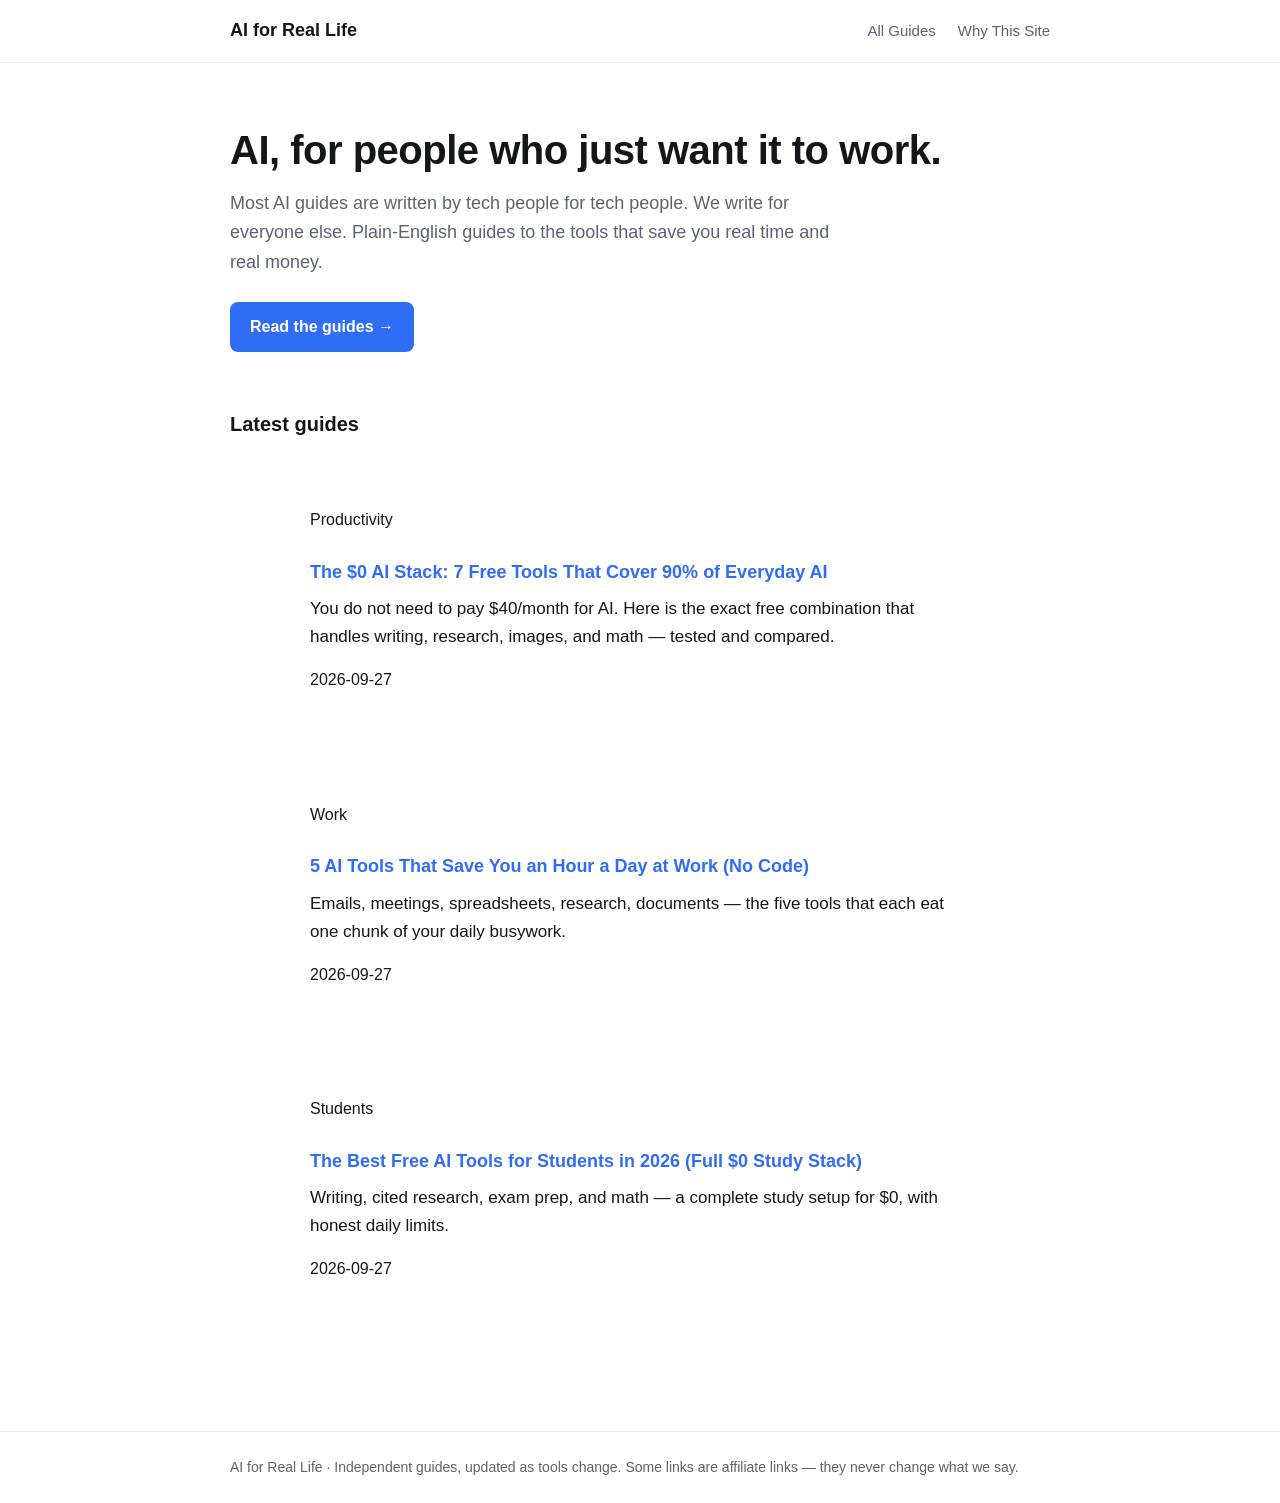
<file: index.html>
<!DOCTYPE html>
<html lang="en">
<head>
<meta charset="UTF-8">
<meta name="viewport" content="width=device-width, initial-scale=1.0">
<title>AI for Real Life — Simple Guides to Everyday AI Tools</title>
<meta name="description" content="Plain-English guides to the AI tools that actually help normal people. No jargon, no hype, just what works and what's worth paying for.">
<link rel="stylesheet" href="/css/style.css">
</head>
<body>
<header>
  <nav>
    <a class="logo" href="/">AI for Real Life</a>
    <ul>
      <li><a href="/posts/">All Guides</a></li>
      <li><a href="/about/">Why This Site</a></li>
    </ul>
  </nav>
</header>

<main>
  <section class="hero">
    <h1>AI, for people who just want it to work.</h1>
    <p>Most AI guides are written by tech people for tech people. We write for everyone else. Plain-English guides to the tools that save you real time and real money.</p>
    <a href="/posts/" class="btn">Read the guides →</a>
  </section>

  <section class="latest">
    <h2>Latest guides</h2>
    <div class="posts">
      <article class="card">
        <span class="cat">Productivity</span>
        <h3><a href="/posts/free-ai-stack-2026.html">The $0 AI Stack: 7 Free Tools That Cover 90% of Everyday AI</a></h3>
        <p>You do not need to pay $40/month for AI. Here is the exact free combination that handles writing, research, images, and math — tested and compared.</p>
        <time>2026-09-27</time>
      </article>
      <article class="card">
        <span class="cat">Work</span>
        <h3><a href="/posts/ai-save-hour-at-work.html">5 AI Tools That Save You an Hour a Day at Work (No Code)</a></h3>
        <p>Emails, meetings, spreadsheets, research, documents — the five tools that each eat one chunk of your daily busywork.</p>
        <time>2026-09-27</time>
      </article>
      <article class="card">
        <span class="cat">Students</span>
        <h3><a href="/posts/free-ai-students-2026.html">The Best Free AI Tools for Students in 2026 (Full $0 Study Stack)</a></h3>
        <p>Writing, cited research, exam prep, and math — a complete study setup for $0, with honest daily limits.</p>
        <time>2026-09-27</time>
      </article>
    </div>
  </section>
</main>

<footer>
  <p>AI for Real Life · Independent guides, updated as tools change. Some links are affiliate links — they never change what we say.</p>
</footer>
</body>
</html>

<!-- pages triggered -->
</file>
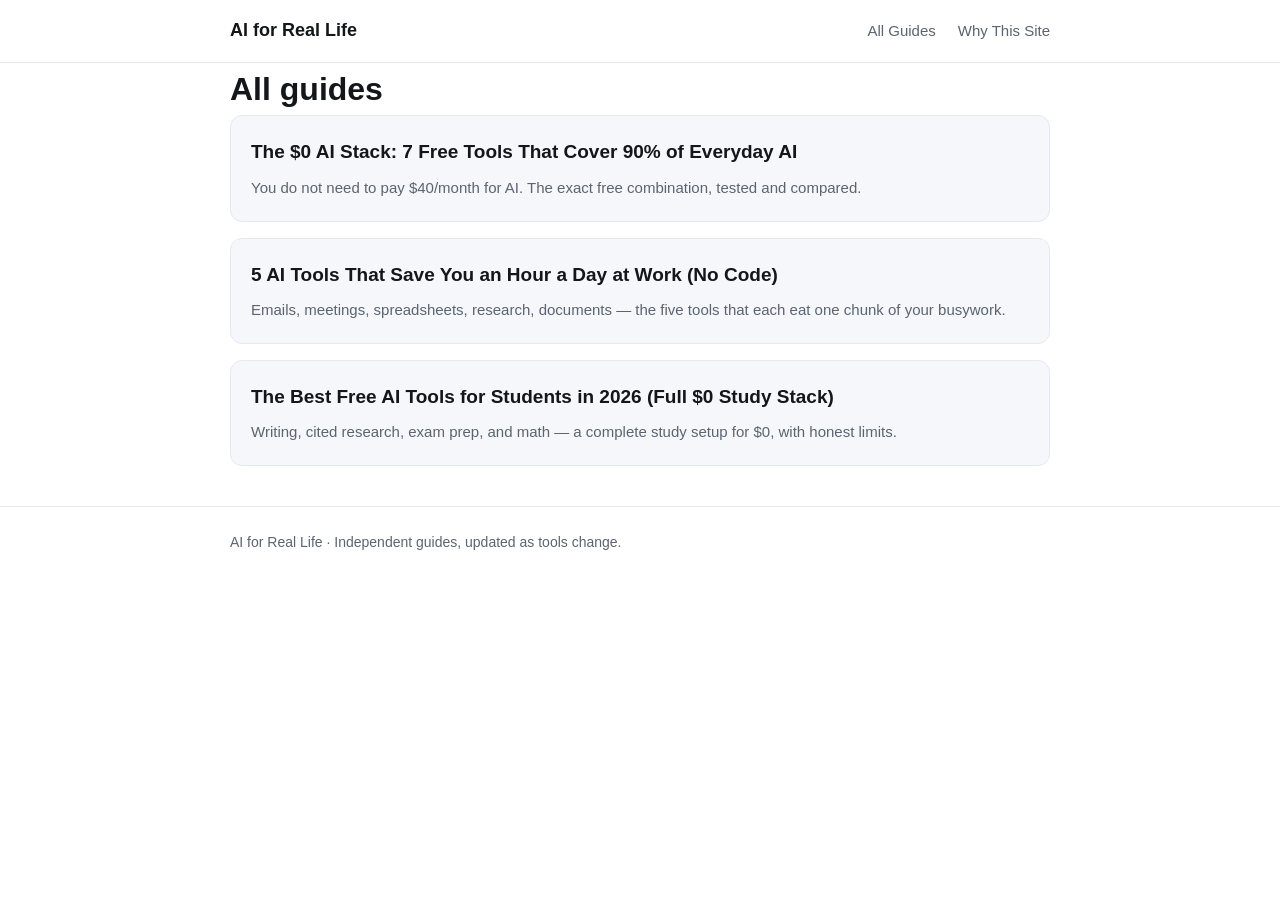
<file: posts/index.html>
<!DOCTYPE html>
<html lang="en">
<head>
<meta charset="UTF-8">
<meta name="viewport" content="width=device-width, initial-scale=1.0">
<title>All Guides — AI for Real Life</title>
<meta name="description" content="Plain-English guides to the AI tools that actually help normal people.">
<link rel="stylesheet" href="/css/style.css">
</head>
<body>
<header>
  <nav>
    <a class="logo" href="/">AI for Real Life</a>
    <ul>
      <li><a href="/posts/">All Guides</a></li>
      <li><a href="/about/">Why This Site</a></li>
    </ul>
  </nav>
</header>

<main>
  <h1>All guides</h1>
  <div class="posts">
    <a class="post" href="/posts/free-ai-stack-2026.html">
      <h3>The $0 AI Stack: 7 Free Tools That Cover 90% of Everyday AI</h3>
      <p>You do not need to pay $40/month for AI. The exact free combination, tested and compared.</p>
    </a>
    <a class="post" href="/posts/ai-save-hour-at-work.html">
      <h3>5 AI Tools That Save You an Hour a Day at Work (No Code)</h3>
      <p>Emails, meetings, spreadsheets, research, documents — the five tools that each eat one chunk of your busywork.</p>
    </a>
    <a class="post" href="/posts/free-ai-students-2026.html">
      <h3>The Best Free AI Tools for Students in 2026 (Full $0 Study Stack)</h3>
      <p>Writing, cited research, exam prep, and math — a complete study setup for $0, with honest limits.</p>
    </a>
  </div>
</main>

<footer>
  <p>AI for Real Life · Independent guides, updated as tools change.</p>
</footer>
</body>
</html>
</file>
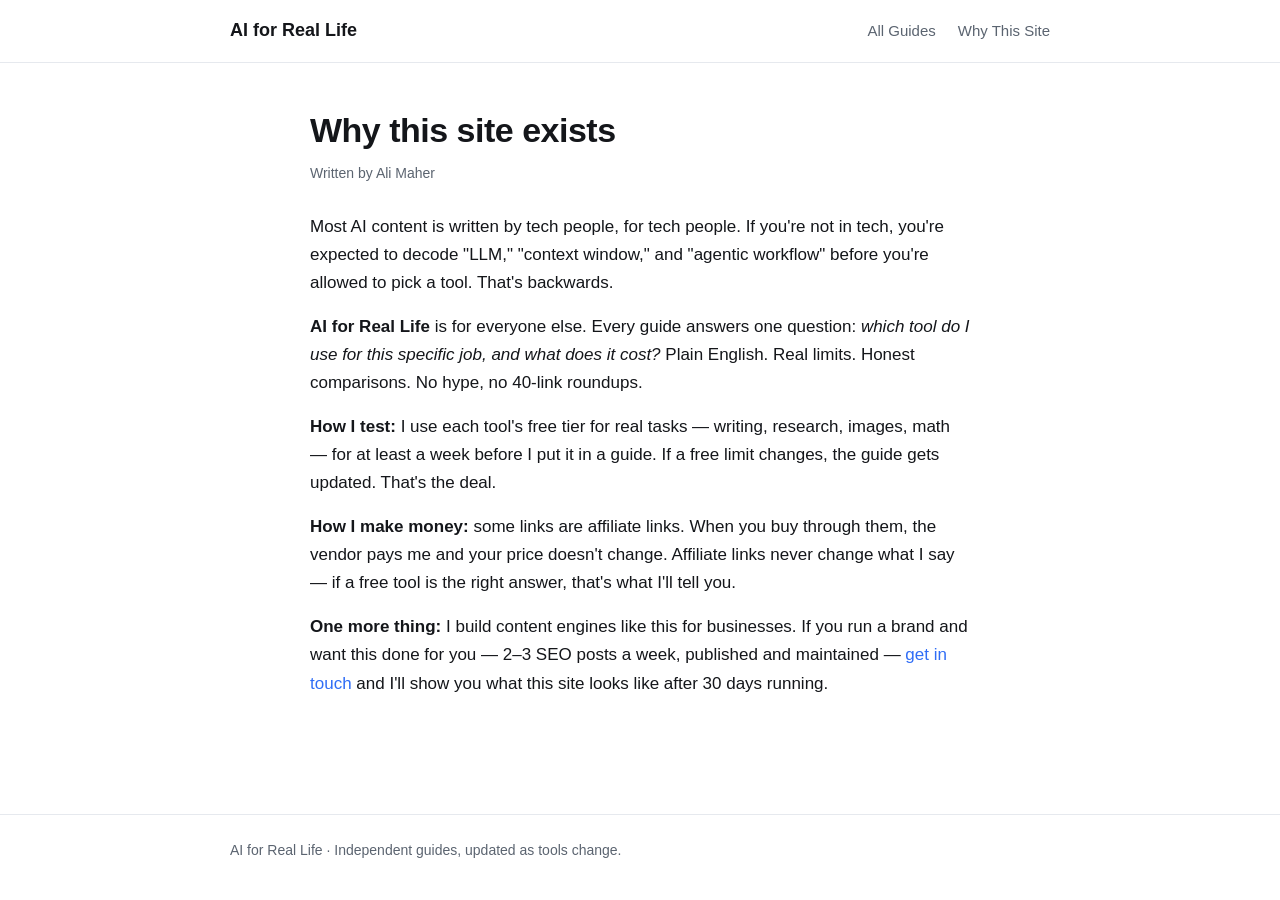
<file: about.html>
<!DOCTYPE html>
<html lang="en">
<head>
<meta charset="UTF-8">
<meta name="viewport" content="width=device-width, initial-scale=1.0">
<title>Why This Site — AI for Real Life</title>
<meta name="description" content="AI for Real Life writes plain-English guides to AI tools for normal people — no jargon, no hype.">
<link rel="stylesheet" href="/css/style.css">
</head>
<body>
<header>
  <nav>
    <a class="logo" href="/">AI for Real Life</a>
    <ul>
      <li><a href="/posts/">All Guides</a></li>
      <li><a href="/about/">Why This Site</a></li>
    </ul>
  </nav>
</header>

<article>
  <h1>Why this site exists</h1>
  <p class="meta">Written by Ali Maher</p>
  <p>Most AI content is written by tech people, for tech people. If you're not in tech, you're expected to decode "LLM," "context window," and "agentic workflow" before you're allowed to pick a tool. That's backwards.</p>
  <p><strong>AI for Real Life</strong> is for everyone else. Every guide answers one question: <em>which tool do I use for this specific job, and what does it cost?</em> Plain English. Real limits. Honest comparisons. No hype, no 40-link roundups.</p>
  <p><strong>How I test:</strong> I use each tool's free tier for real tasks — writing, research, images, math — for at least a week before I put it in a guide. If a free limit changes, the guide gets updated. That's the deal.</p>
  <p><strong>How I make money:</strong> some links are affiliate links. When you buy through them, the vendor pays me and your price doesn't change. Affiliate links never change what I say — if a free tool is the right answer, that's what I'll tell you.</p>
  <p><strong>One more thing:</strong> I build content engines like this for businesses. If you run a brand and want this done for you — 2–3 SEO posts a week, published and maintained — <a href="mailto:ali@yourdomain.com">get in touch</a> and I'll show you what this site looks like after 30 days running.</p>
</article>

<footer>
  <p>AI for Real Life · Independent guides, updated as tools change.</p>
</footer>
</body>
</html>
</file>
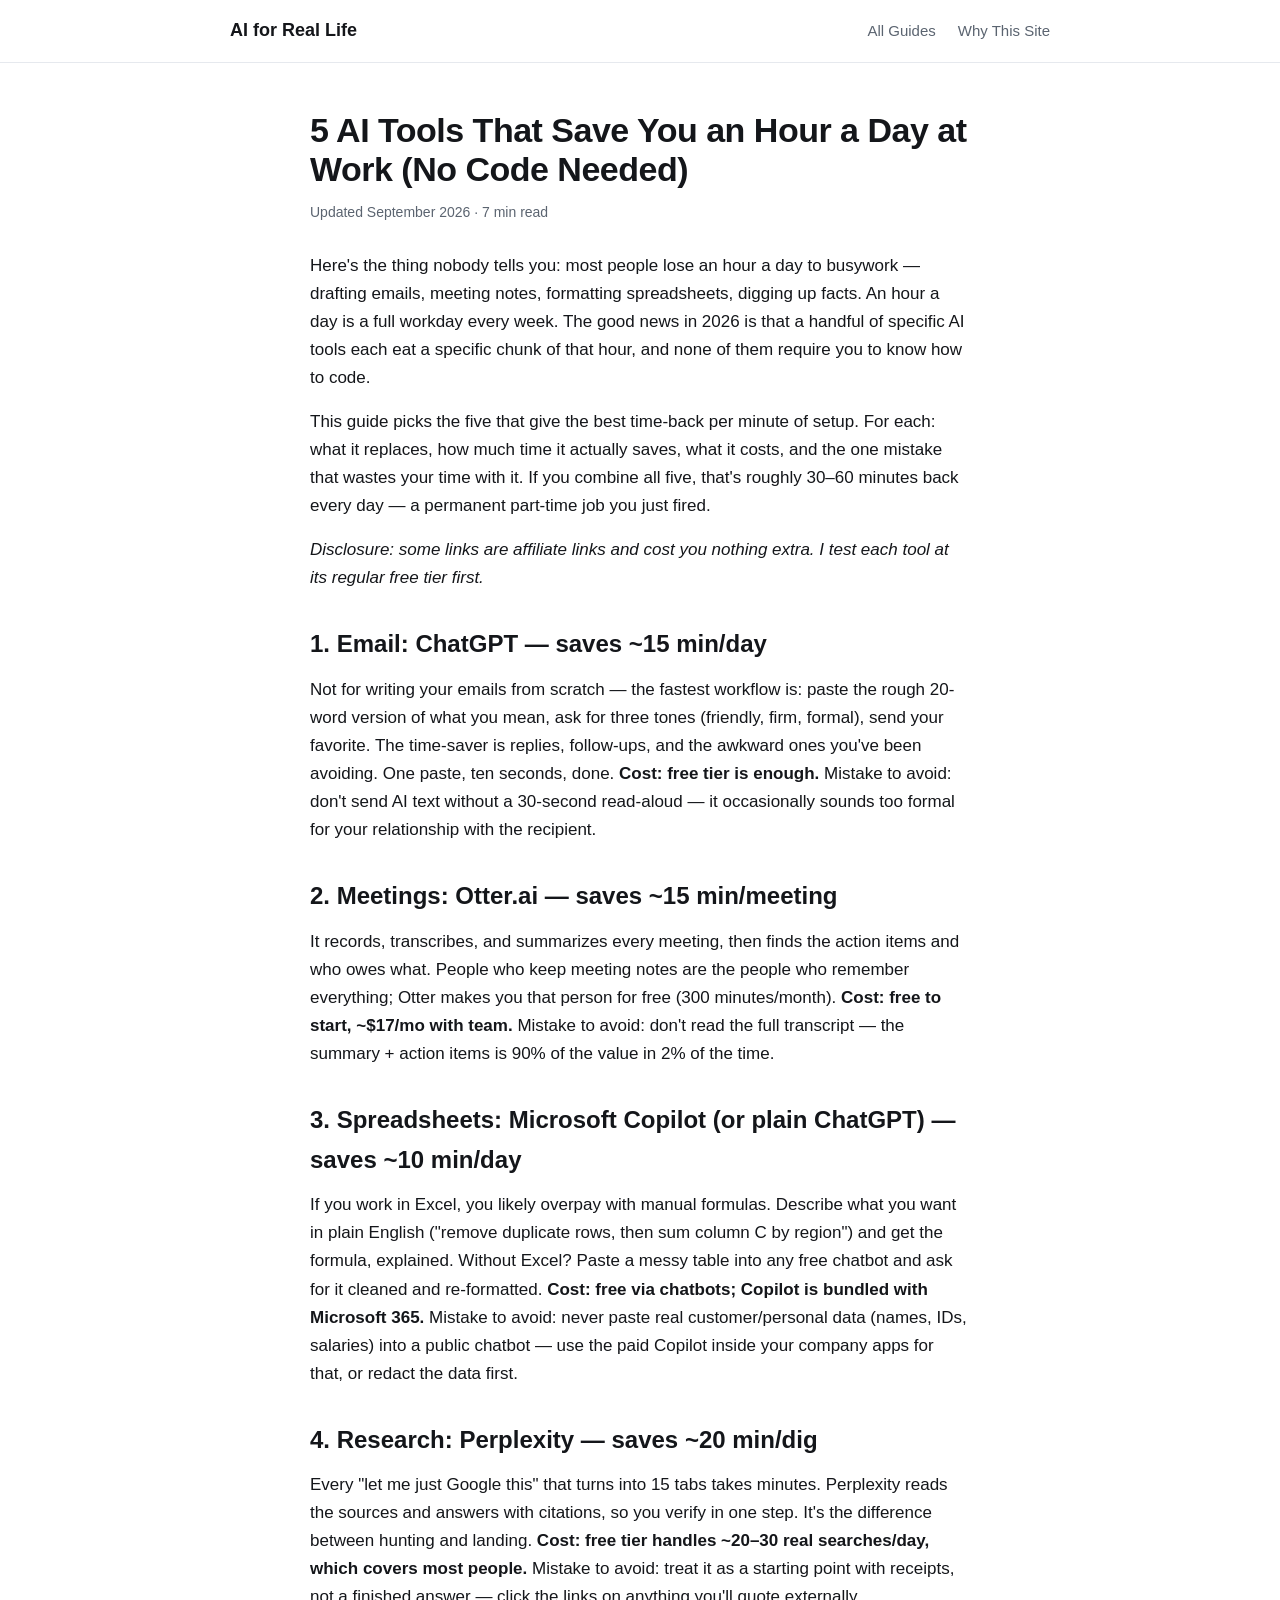
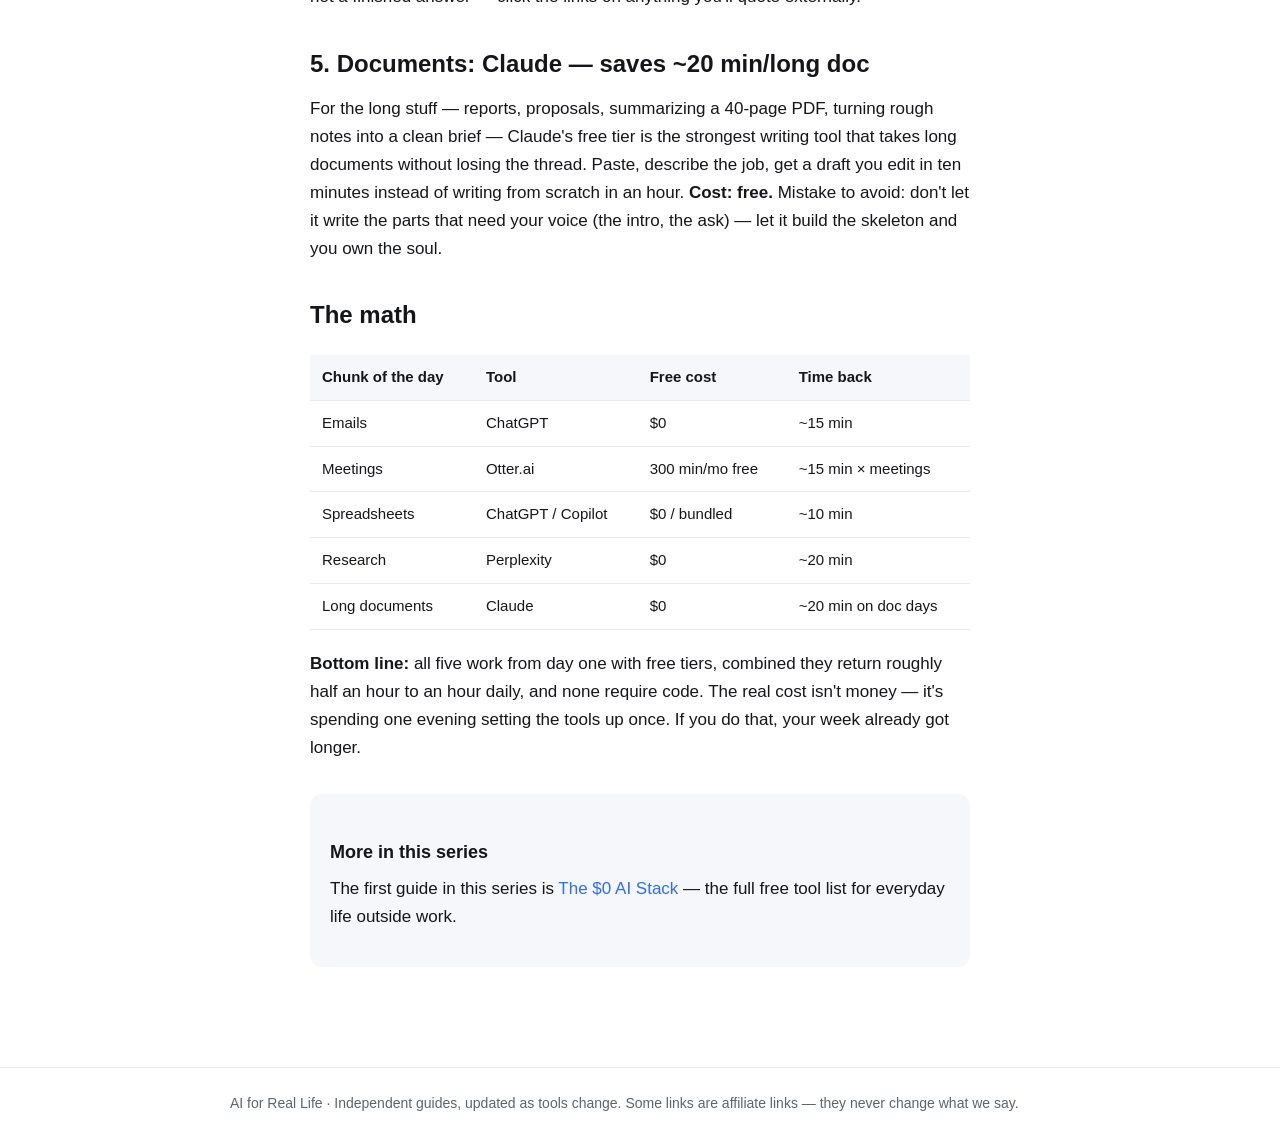
<file: posts/ai-save-hour-at-work.html>
<!DOCTYPE html>
<html lang="en">
<head>
<meta charset="UTF-8">
<meta name="viewport" content="width=device-width, initial-scale=1.0">
<title>5 AI Tools That Save You an Hour a Day at Work (No Code, 2026)</title>
<meta name="description" content="Five free and cheap AI tools that quietly save an hour a day at work — writing, meetings, spreadsheets, email, research. No coding, no setup pain.">
<link rel="stylesheet" href="/css/style.css">
</head>
<body>
<header>
  <nav>
    <a class="logo" href="/">AI for Real Life</a>
    <ul>
      <li><a href="/posts/">All Guides</a></li>
      <li><a href="/about/">Why This Site</a></li>
    </ul>
  </nav>
</header>

<article>
  <h1>5 AI Tools That Save You an Hour a Day at Work (No Code Needed)</h1>
  <p class="meta">Updated September 2026 · 7 min read</p>

  <p>Here's the thing nobody tells you: most people lose an hour a day to busywork — drafting emails, meeting notes, formatting spreadsheets, digging up facts. An hour a day is a full workday every week. The good news in 2026 is that a handful of specific AI tools each eat a specific chunk of that hour, and none of them require you to know how to code.</p>

  <p>This guide picks the five that give the best time-back per minute of setup. For each: what it replaces, how much time it actually saves, what it costs, and the one mistake that wastes your time with it. If you combine all five, that's roughly 30–60 minutes back every day — a permanent part-time job you just fired.</p>

  <p><em>Disclosure: some links are affiliate links and cost you nothing extra. I test each tool at its regular free tier first.</em></p>

  <h2>1. Email: ChatGPT — saves ~15 min/day</h2>
  <p>Not for writing your emails from scratch — the fastest workflow is: paste the rough 20-word version of what you mean, ask for three tones (friendly, firm, formal), send your favorite. The time-saver is replies, follow-ups, and the awkward ones you've been avoiding. One paste, ten seconds, done. <strong>Cost: free tier is enough.</strong> Mistake to avoid: don't send AI text without a 30-second read-aloud — it occasionally sounds too formal for your relationship with the recipient.</p>

  <h2>2. Meetings: Otter.ai — saves ~15 min/meeting</h2>
  <p>It records, transcribes, and summarizes every meeting, then finds the action items and who owes what. People who keep meeting notes are the people who remember everything; Otter makes you that person for free (300 minutes/month). <strong>Cost: free to start, ~$17/mo with team.</strong> Mistake to avoid: don't read the full transcript — the summary + action items is 90% of the value in 2% of the time.</p>

  <h2>3. Spreadsheets: Microsoft Copilot (or plain ChatGPT) — saves ~10 min/day</h2>
  <p>If you work in Excel, you likely overpay with manual formulas. Describe what you want in plain English ("remove duplicate rows, then sum column C by region") and get the formula, explained. Without Excel? Paste a messy table into any free chatbot and ask for it cleaned and re-formatted. <strong>Cost: free via chatbots; Copilot is bundled with Microsoft 365.</strong> Mistake to avoid: never paste real customer/personal data (names, IDs, salaries) into a public chatbot — use the paid Copilot inside your company apps for that, or redact the data first.</p>

  <h2>4. Research: Perplexity — saves ~20 min/dig</h2>
  <p>Every "let me just Google this" that turns into 15 tabs takes minutes. Perplexity reads the sources and answers with citations, so you verify in one step. It's the difference between hunting and landing. <strong>Cost: free tier handles ~20–30 real searches/day, which covers most people.</strong> Mistake to avoid: treat it as a starting point with receipts, not a finished answer — click the links on anything you'll quote externally.</p>

  <h2>5. Documents: Claude — saves ~20 min/long doc</h2>
  <p>For the long stuff — reports, proposals, summarizing a 40-page PDF, turning rough notes into a clean brief — Claude's free tier is the strongest writing tool that takes long documents without losing the thread. Paste, describe the job, get a draft you edit in ten minutes instead of writing from scratch in an hour. <strong>Cost: free.</strong> Mistake to avoid: don't let it write the parts that need your voice (the intro, the ask) — let it build the skeleton and you own the soul.</p>

  <h2>The math</h2>
  <table>
    <tr><th>Chunk of the day</th><th>Tool</th><th>Free cost</th><th>Time back</th></tr>
    <tr><td>Emails</td><td>ChatGPT</td><td>$0</td><td>~15 min</td></tr>
    <tr><td>Meetings</td><td>Otter.ai</td><td>300 min/mo free</td><td>~15 min × meetings</td></tr>
    <tr><td>Spreadsheets</td><td>ChatGPT / Copilot</td><td>$0 / bundled</td><td>~10 min</td></tr>
    <tr><td>Research</td><td>Perplexity</td><td>$0</td><td>~20 min</td></tr>
    <tr><td>Long documents</td><td>Claude</td><td>$0</td><td>~20 min on doc days</td></tr>
  </table>
  <p><strong>Bottom line:</strong> all five work from day one with free tiers, combined they return roughly half an hour to an hour daily, and none require code. The real cost isn't money — it's spending one evening setting the tools up once. If you do that, your week already got longer.</p>

  <div class="cta">
    <h3>More in this series</h3>
    <p>The first guide in this series is <a href="/posts/free-ai-stack-2026.html">The $0 AI Stack</a> — the full free tool list for everyday life outside work.</p>
  </div>
</article>

<footer>
  <p>AI for Real Life · Independent guides, updated as tools change. Some links are affiliate links — they never change what we say.</p>
</footer>
</body>
</html>
</file>
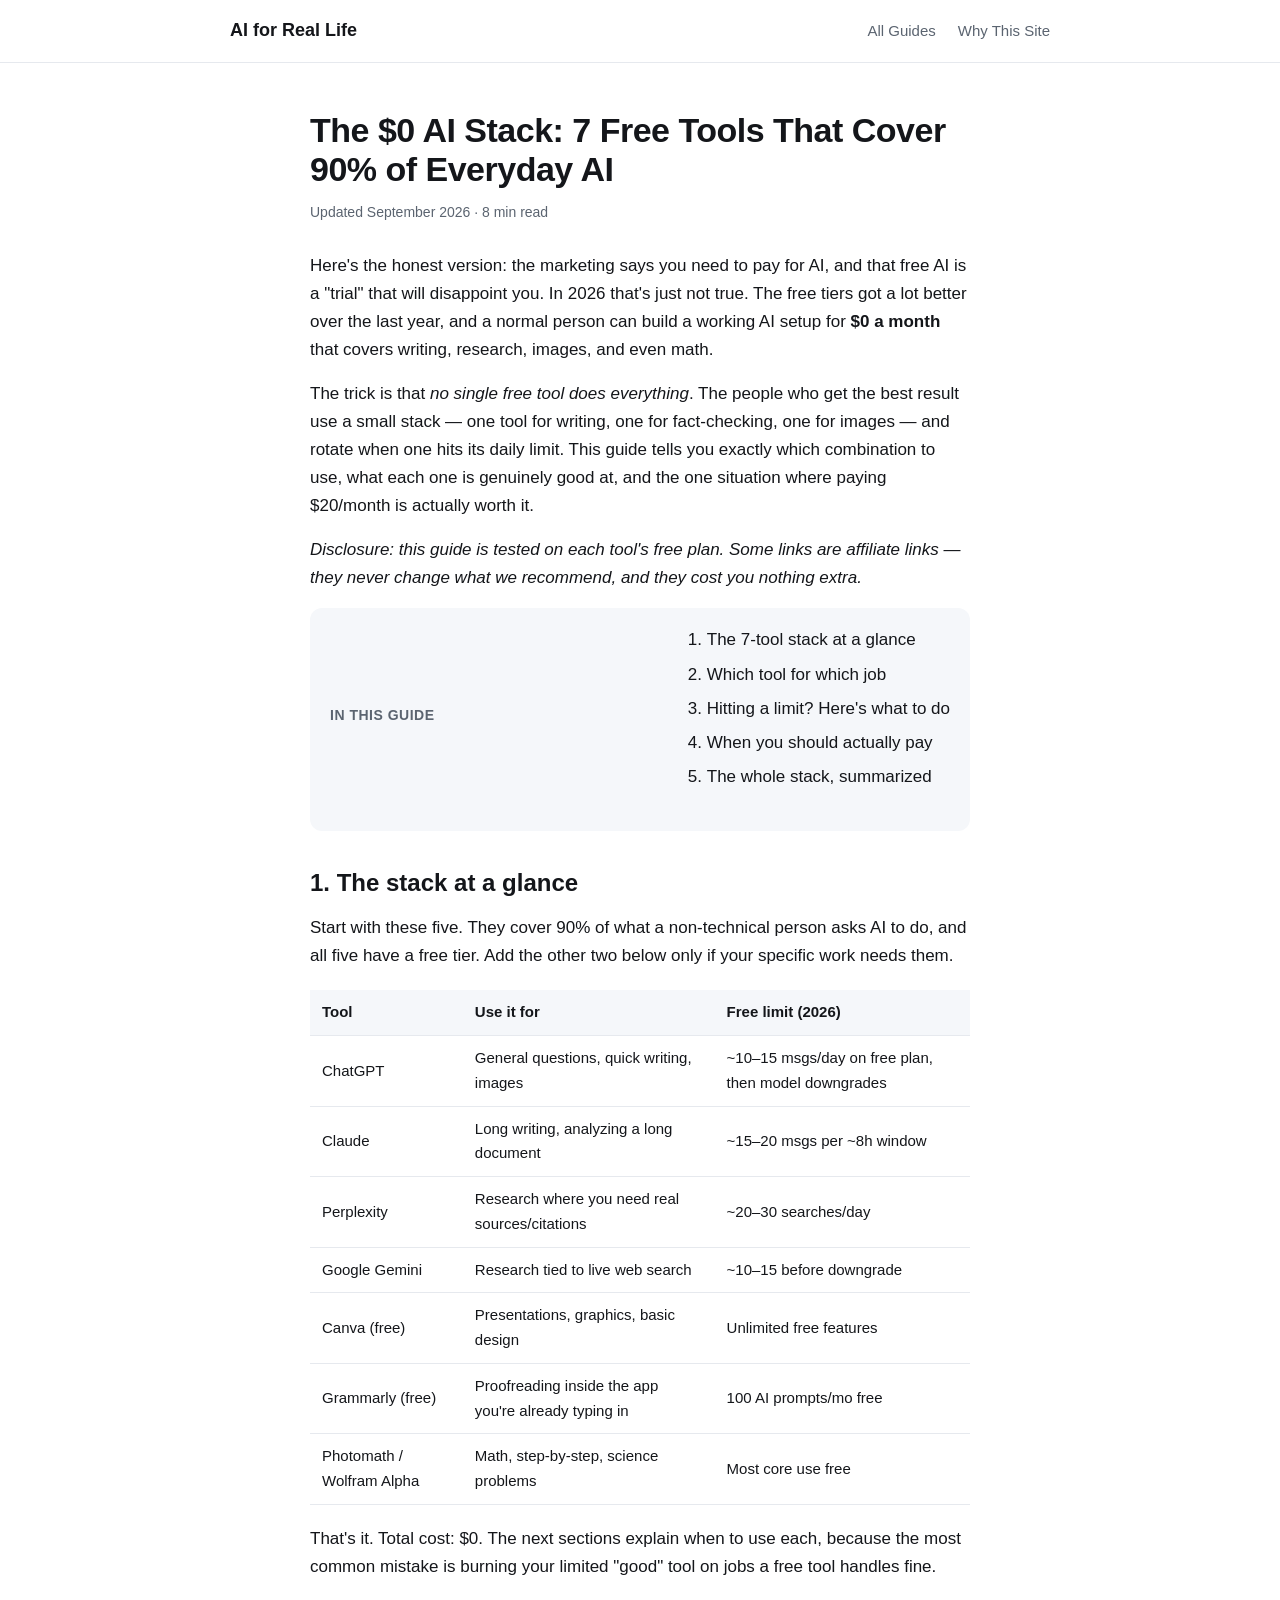
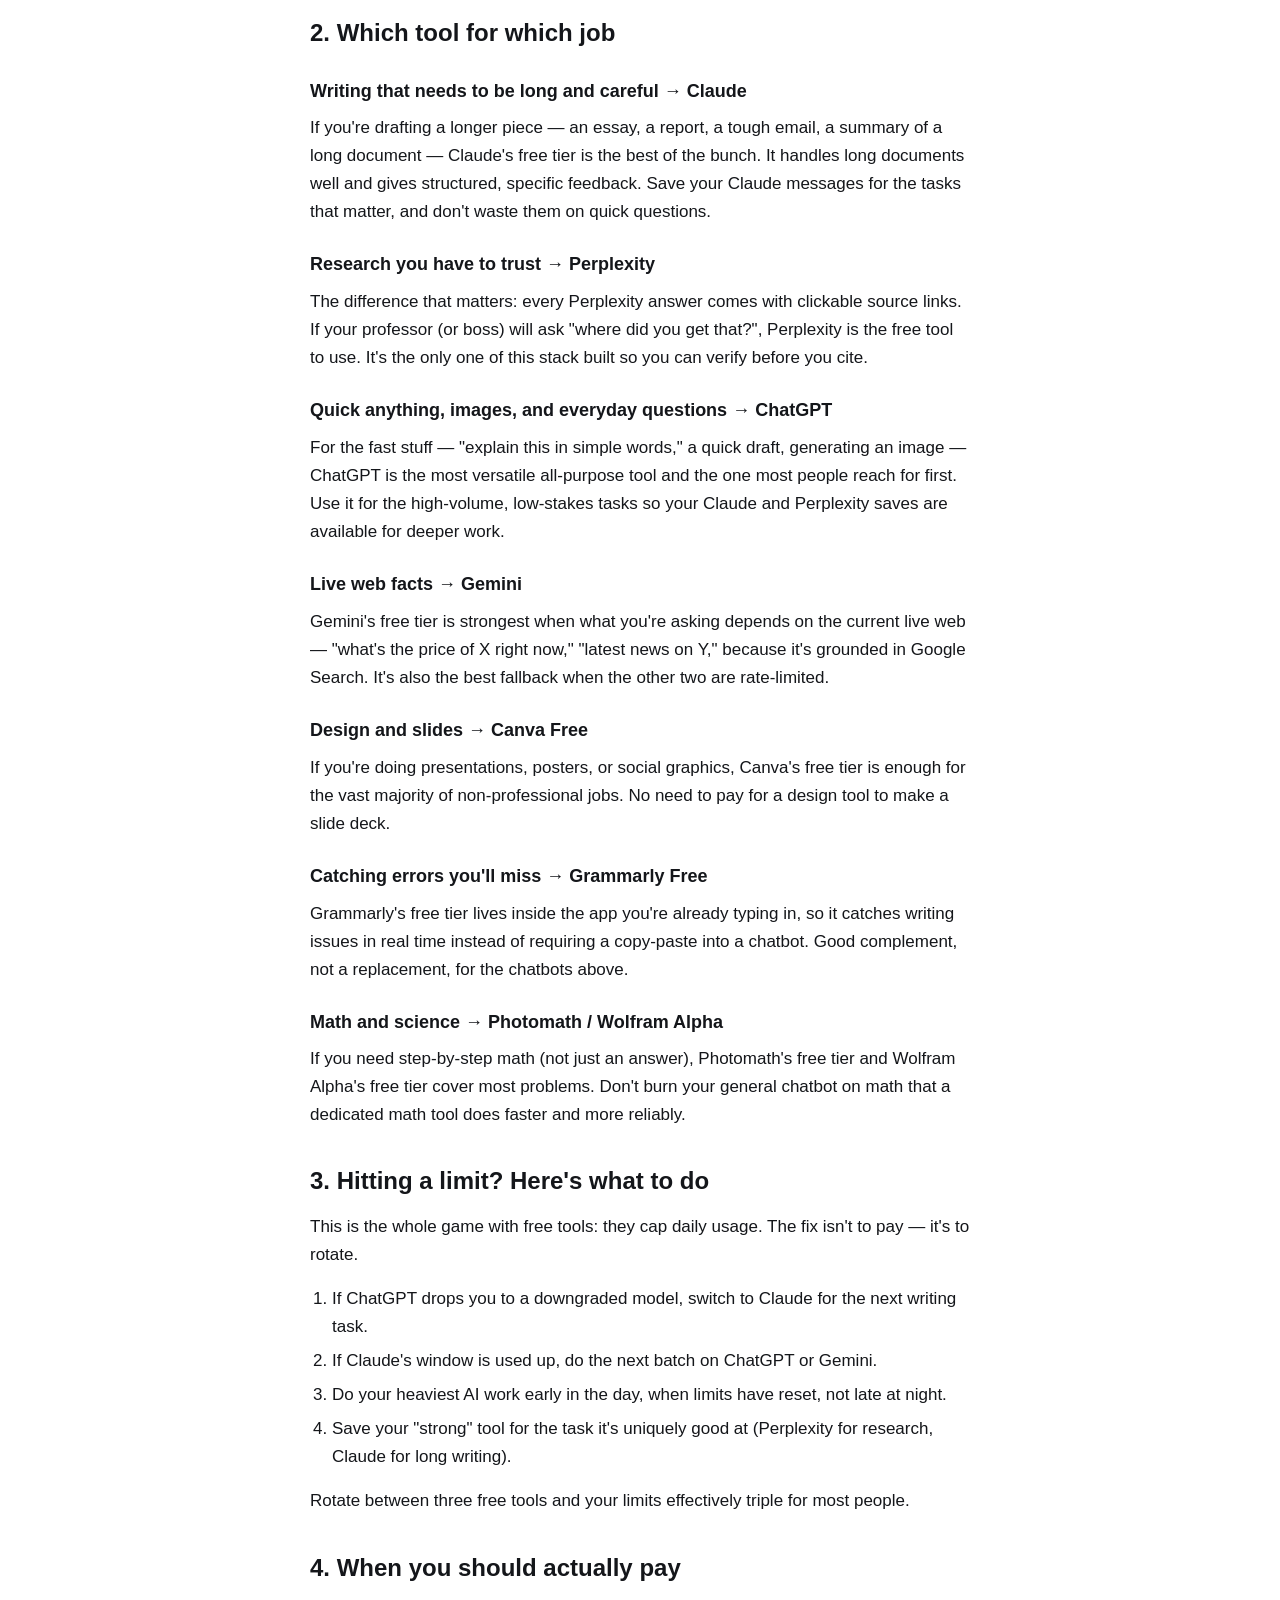
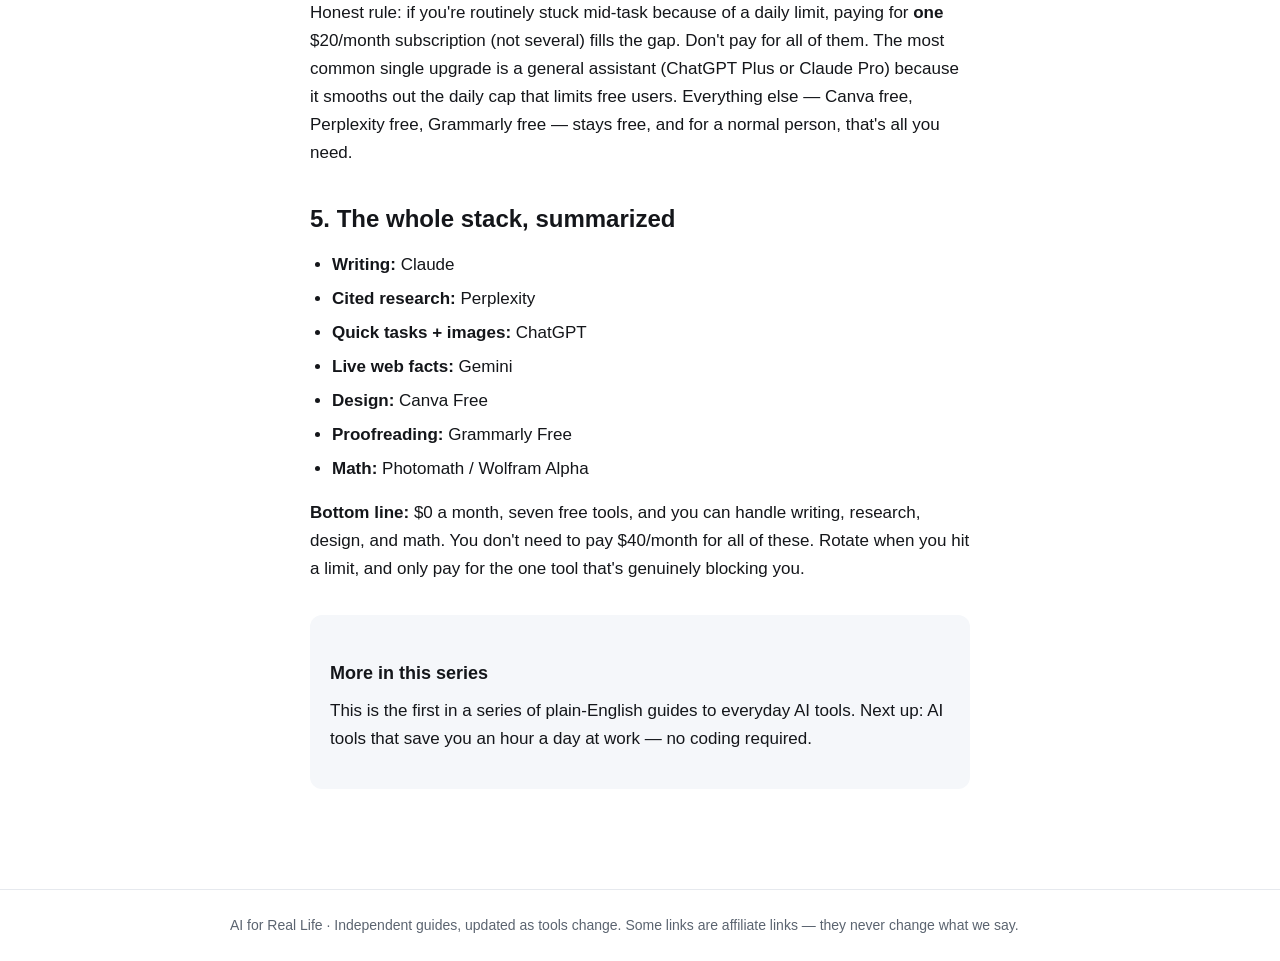
<file: posts/free-ai-stack-2026.html>
<!DOCTYPE html>
<html lang="en">
<head>
<meta charset="UTF-8">
<meta name="viewport" content="width=device-width, initial-scale=1.0">
<title>The $0 AI Stack: 7 Free Tools That Cover 90% of Everyday AI (2026)</title>
<meta name="description" content="You don't need to pay $40/month for AI. Here's the exact free stack — writing, research, images, math — tested and compared, so you only pay for what you actually use.">
<link rel="stylesheet" href="/css/style.css">
</head>
<body>
<header>
  <nav>
    <a class="logo" href="/">AI for Real Life</a>
    <ul>
      <li><a href="/posts/">All Guides</a></li>
      <li><a href="/about/">Why This Site</a></li>
    </ul>
  </nav>
</header>

<article>
  <h1>The $0 AI Stack: 7 Free Tools That Cover 90% of Everyday AI</h1>
  <p class="meta">Updated September 2026 · 8 min read</p>

  <p>Here's the honest version: the marketing says you need to pay for AI, and that free AI is a "trial" that will disappoint you. In 2026 that's just not true. The free tiers got a lot better over the last year, and a normal person can build a working AI setup for <strong>$0 a month</strong> that covers writing, research, images, and even math.</p>

  <p>The trick is that <em>no single free tool does everything</em>. The people who get the best result use a small stack — one tool for writing, one for fact-checking, one for images — and rotate when one hits its daily limit. This guide tells you exactly which combination to use, what each one is genuinely good at, and the one situation where paying $20/month is actually worth it.</p>

  <p><em>Disclosure: this guide is tested on each tool's free plan. Some links are affiliate links — they never change what we recommend, and they cost you nothing extra.</em></p>

  <nav class="toc">
    <strong>In this guide</strong>
    <ol>
      <li>The 7-tool stack at a glance</li>
      <li>Which tool for which job</li>
      <li>Hitting a limit? Here's what to do</li>
      <li>When you should actually pay</li>
      <li>The whole stack, summarized</li>
    </ol>
  </nav>

  <h2>1. The stack at a glance</h2>
  <p>Start with these five. They cover 90% of what a non-technical person asks AI to do, and all five have a free tier. Add the other two below only if your specific work needs them.</p>
  <table>
    <tr><th>Tool</th><th>Use it for</th><th>Free limit (2026)</th></tr>
    <tr><td>ChatGPT</td><td>General questions, quick writing, images</td><td>~10–15 msgs/day on free plan, then model downgrades</td></tr>
    <tr><td>Claude</td><td>Long writing, analyzing a long document</td><td>~15–20 msgs per ~8h window</td></tr>
    <tr><td>Perplexity</td><td>Research where you need real sources/citations</td><td>~20–30 searches/day</td></tr>
    <tr><td>Google Gemini</td><td>Research tied to live web search</td><td>~10–15 before downgrade</td></tr>
    <tr><td>Canva (free)</td><td>Presentations, graphics, basic design</td><td>Unlimited free features</td></tr>
    <tr><td>Grammarly (free)</td><td>Proofreading inside the app you're already typing in</td><td>100 AI prompts/mo free</td></tr>
    <tr><td>Photomath / Wolfram Alpha</td><td>Math, step-by-step, science problems</td><td>Most core use free</td></tr>
  </table>
  <p>That's it. Total cost: $0. The next sections explain when to use each, because the most common mistake is burning your limited "good" tool on jobs a free tool handles fine.</p>

  <h2>2. Which tool for which job</h2>

  <h3>Writing that needs to be long and careful → Claude</h3>
  <p>If you're drafting a longer piece — an essay, a report, a tough email, a summary of a long document — Claude's free tier is the best of the bunch. It handles long documents well and gives structured, specific feedback. Save your Claude messages for the tasks that matter, and don't waste them on quick questions.</p>

  <h3>Research you have to trust → Perplexity</h3>
  <p>The difference that matters: every Perplexity answer comes with clickable source links. If your professor (or boss) will ask "where did you get that?", Perplexity is the free tool to use. It's the only one of this stack built so you can verify before you cite.</p>

  <h3>Quick anything, images, and everyday questions → ChatGPT</h3>
  <p>For the fast stuff — "explain this in simple words," a quick draft, generating an image — ChatGPT is the most versatile all-purpose tool and the one most people reach for first. Use it for the high-volume, low-stakes tasks so your Claude and Perplexity saves are available for deeper work.</p>

  <h3>Live web facts → Gemini</h3>
  <p>Gemini's free tier is strongest when what you're asking depends on the current live web — "what's the price of X right now," "latest news on Y," because it's grounded in Google Search. It's also the best fallback when the other two are rate-limited.</p>

  <h3>Design and slides → Canva Free</h3>
  <p>If you're doing presentations, posters, or social graphics, Canva's free tier is enough for the vast majority of non-professional jobs. No need to pay for a design tool to make a slide deck.</p>

  <h3>Catching errors you'll miss → Grammarly Free</h3>
  <p>Grammarly's free tier lives inside the app you're already typing in, so it catches writing issues in real time instead of requiring a copy-paste into a chatbot. Good complement, not a replacement, for the chatbots above.</p>

  <h3>Math and science → Photomath / Wolfram Alpha</h3>
  <p>If you need step-by-step math (not just an answer), Photomath's free tier and Wolfram Alpha's free tier cover most problems. Don't burn your general chatbot on math that a dedicated math tool does faster and more reliably.</p>

  <h2>3. Hitting a limit? Here's what to do</h2>
  <p>This is the whole game with free tools: they cap daily usage. The fix isn't to pay — it's to rotate.</p>
  <ol>
    <li>If ChatGPT drops you to a downgraded model, switch to Claude for the next writing task.</li>
    <li>If Claude's window is used up, do the next batch on ChatGPT or Gemini.</li>
    <li>Do your heaviest AI work early in the day, when limits have reset, not late at night.</li>
    <li>Save your "strong" tool for the task it's uniquely good at (Perplexity for research, Claude for long writing).</li>
  </ol>
  <p>Rotate between three free tools and your limits effectively triple for most people.</p>

  <h2>4. When you should actually pay</h2>
  <p>Honest rule: if you're routinely stuck mid-task because of a daily limit, paying for <strong>one</strong> $20/month subscription (not several) fills the gap. Don't pay for all of them. The most common single upgrade is a general assistant (ChatGPT Plus or Claude Pro) because it smooths out the daily cap that limits free users. Everything else — Canva free, Perplexity free, Grammarly free — stays free, and for a normal person, that's all you need.</p>

  <h2>5. The whole stack, summarized</h2>
  <ul>
    <li><strong>Writing:</strong> Claude</li>
    <li><strong>Cited research:</strong> Perplexity</li>
    <li><strong>Quick tasks + images:</strong> ChatGPT</li>
    <li><strong>Live web facts:</strong> Gemini</li>
    <li><strong>Design:</strong> Canva Free</li>
    <li><strong>Proofreading:</strong> Grammarly Free</li>
    <li><strong>Math:</strong> Photomath / Wolfram Alpha</li>
  </ul>
  <p><strong>Bottom line:</strong> $0 a month, seven free tools, and you can handle writing, research, design, and math. You don't need to pay $40/month for all of these. Rotate when you hit a limit, and only pay for the one tool that's genuinely blocking you.</p>

  <div class="cta">
    <h3>More in this series</h3>
    <p>This is the first in a series of plain-English guides to everyday AI tools. Next up: AI tools that save you an hour a day at work — no coding required.</p>
  </div>
</article>

<footer>
  <p>AI for Real Life · Independent guides, updated as tools change. Some links are affiliate links — they never change what we say.</p>
</footer>
</body>
</html>
</file>
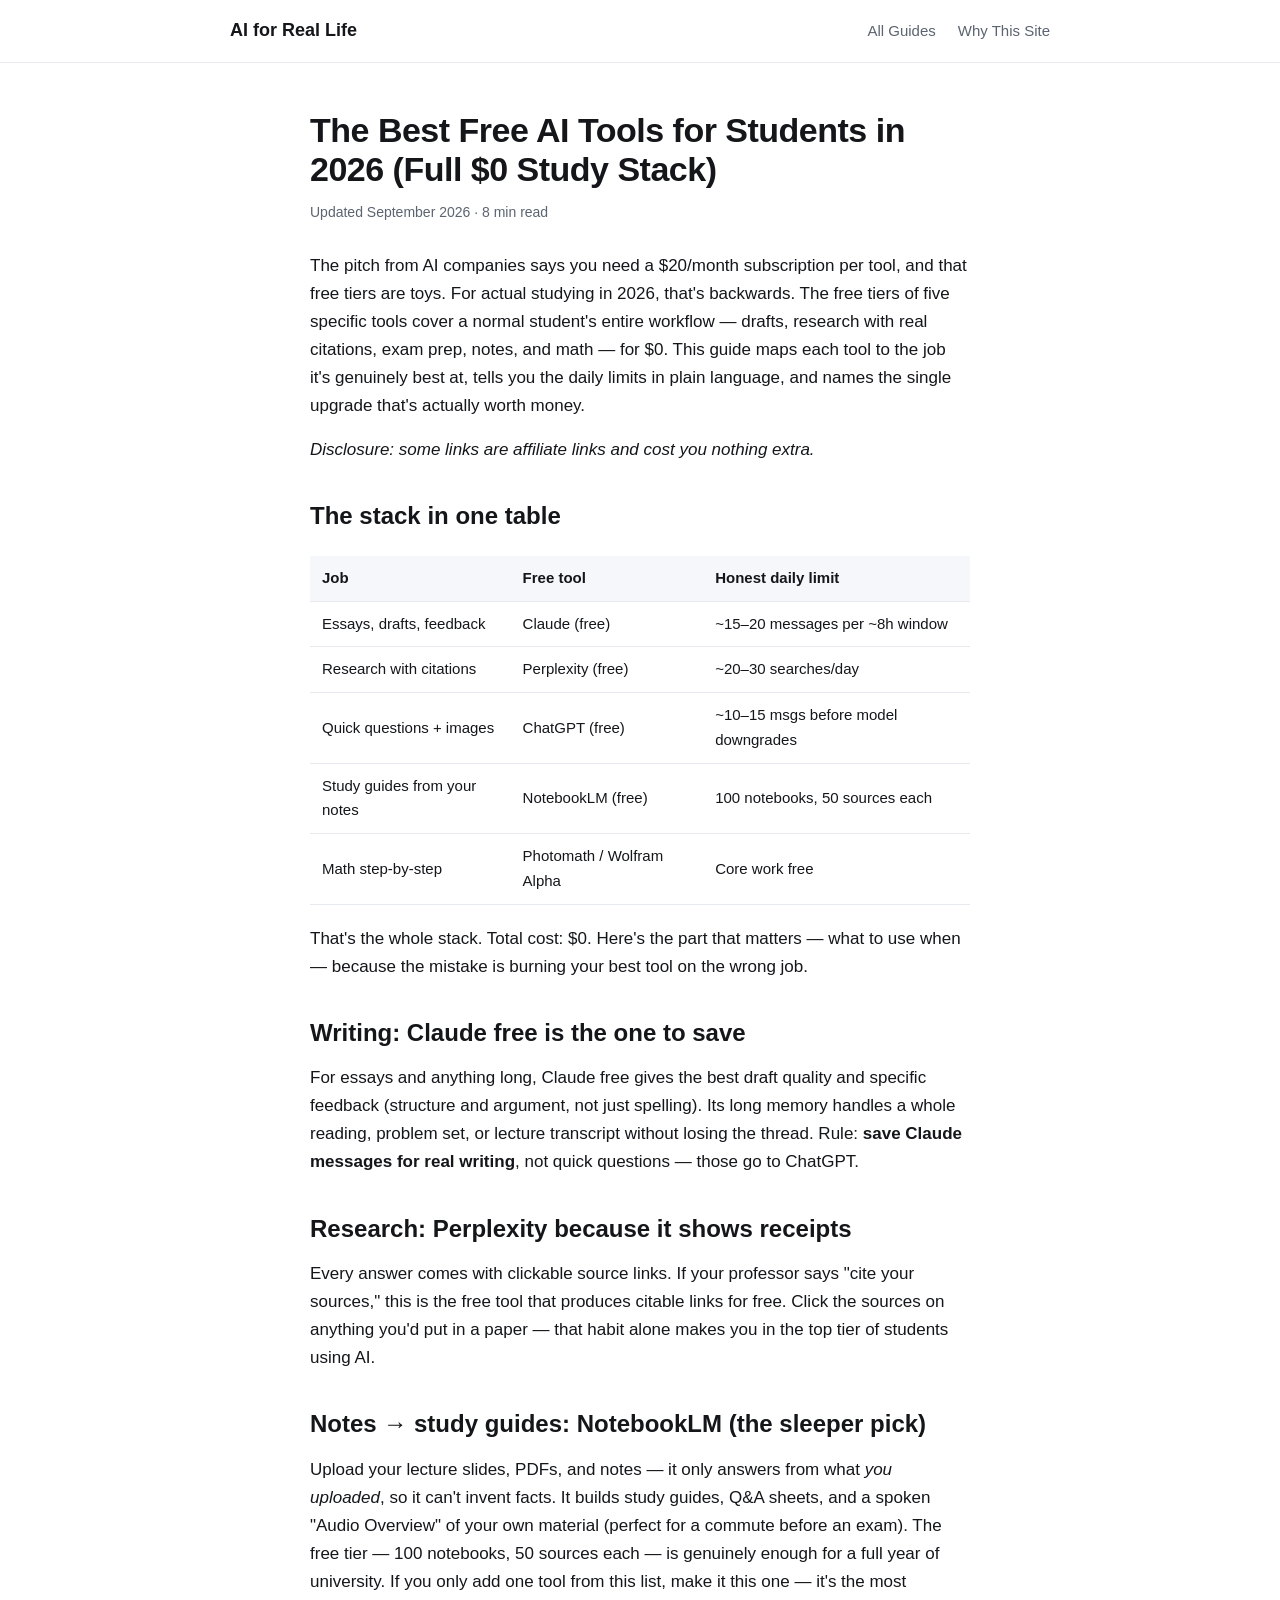
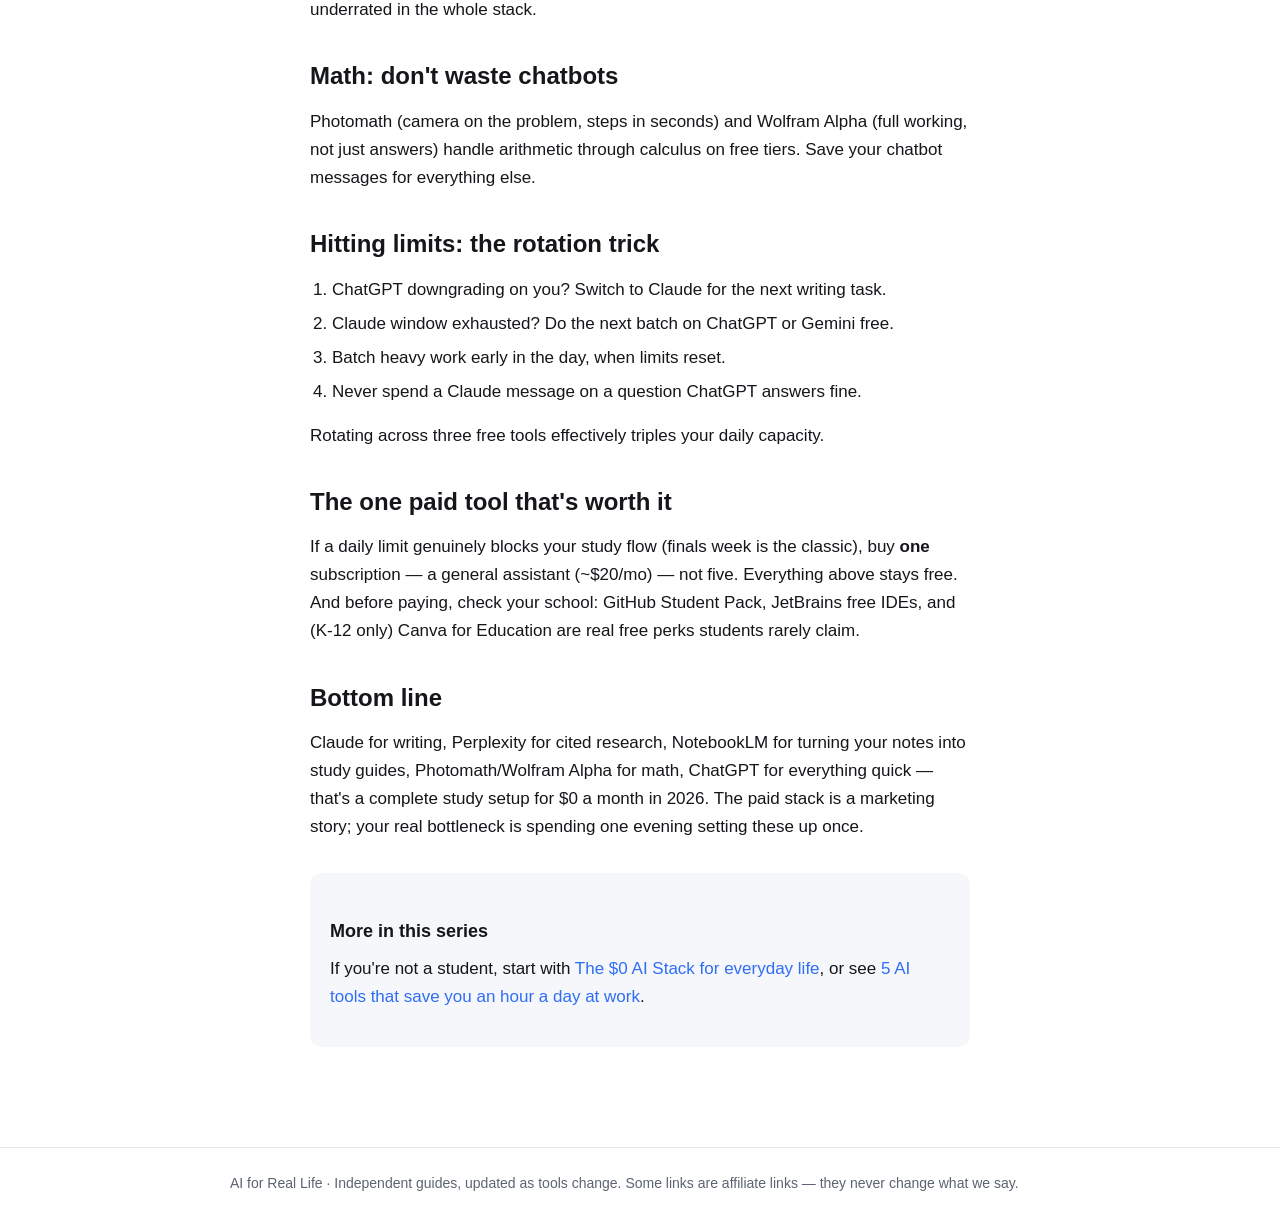
<file: posts/free-ai-students-2026.html>
<!DOCTYPE html>
<html lang="en">
<head>
<meta charset="UTF-8">
<meta name="viewport" content="width=device-width, initial-scale=1.0">
<title>The Best Free AI Tools for Students in 2026 (Full $0 Study Stack)</title>
<meta name="description" content="The complete free AI study stack for 2026: writing, research with citations, exam prep, and math — all $0, with honest limits and the one tool worth paying for.">
<link rel="stylesheet" href="/css/style.css">
</head>
<body>
<header>
  <nav>
    <a class="logo" href="/">AI for Real Life</a>
    <ul>
      <li><a href="/posts/">All Guides</a></li>
      <li><a href="/about/">Why This Site</a></li>
    </ul>
  </nav>
</header>

<article>
  <h1>The Best Free AI Tools for Students in 2026 (Full $0 Study Stack)</h1>
  <p class="meta">Updated September 2026 · 8 min read</p>

  <p>The pitch from AI companies says you need a $20/month subscription per tool, and that free tiers are toys. For actual studying in 2026, that's backwards. The free tiers of five specific tools cover a normal student's entire workflow — drafts, research with real citations, exam prep, notes, and math — for $0. This guide maps each tool to the job it's genuinely best at, tells you the daily limits in plain language, and names the single upgrade that's actually worth money.</p>

  <p><em>Disclosure: some links are affiliate links and cost you nothing extra.</em></p>

  <h2>The stack in one table</h2>
  <table>
    <tr><th>Job</th><th>Free tool</th><th>Honest daily limit</th></tr>
    <tr><td>Essays, drafts, feedback</td><td>Claude (free)</td><td>~15–20 messages per ~8h window</td></tr>
    <tr><td>Research with citations</td><td>Perplexity (free)</td><td>~20–30 searches/day</td></tr>
    <tr><td>Quick questions + images</td><td>ChatGPT (free)</td><td>~10–15 msgs before model downgrades</td></tr>
    <tr><td>Study guides from your notes</td><td>NotebookLM (free)</td><td>100 notebooks, 50 sources each</td></tr>
    <tr><td>Math step-by-step</td><td>Photomath / Wolfram Alpha</td><td>Core work free</td></tr>
  </table>
  <p>That's the whole stack. Total cost: $0. Here's the part that matters — what to use when — because the mistake is burning your best tool on the wrong job.</p>

  <h2>Writing: Claude free is the one to save</h2>
  <p>For essays and anything long, Claude free gives the best draft quality and specific feedback (structure and argument, not just spelling). Its long memory handles a whole reading, problem set, or lecture transcript without losing the thread. Rule: <strong>save Claude messages for real writing</strong>, not quick questions — those go to ChatGPT.</p>

  <h2>Research: Perplexity because it shows receipts</h2>
  <p>Every answer comes with clickable source links. If your professor says "cite your sources," this is the free tool that produces citable links for free. Click the sources on anything you'd put in a paper — that habit alone makes you in the top tier of students using AI.</p>

  <h2>Notes → study guides: NotebookLM (the sleeper pick)</h2>
  <p>Upload your lecture slides, PDFs, and notes — it only answers from what <em>you uploaded</em>, so it can't invent facts. It builds study guides, Q&amp;A sheets, and a spoken "Audio Overview" of your own material (perfect for a commute before an exam). The free tier — 100 notebooks, 50 sources each — is genuinely enough for a full year of university. If you only add one tool from this list, make it this one — it's the most underrated in the whole stack.</p>

  <h2>Math: don't waste chatbots</h2>
  <p>Photomath (camera on the problem, steps in seconds) and Wolfram Alpha (full working, not just answers) handle arithmetic through calculus on free tiers. Save your chatbot messages for everything else.</p>

  <h2>Hitting limits: the rotation trick</h2>
  <ol>
    <li>ChatGPT downgrading on you? Switch to Claude for the next writing task.</li>
    <li>Claude window exhausted? Do the next batch on ChatGPT or Gemini free.</li>
    <li>Batch heavy work early in the day, when limits reset.</li>
    <li>Never spend a Claude message on a question ChatGPT answers fine.</li>
  </ol>
  <p>Rotating across three free tools effectively triples your daily capacity.</p>

  <h2>The one paid tool that's worth it</h2>
  <p>If a daily limit genuinely blocks your study flow (finals week is the classic), buy <strong>one</strong> subscription — a general assistant (~$20/mo) — not five. Everything above stays free. And before paying, check your school: GitHub Student Pack, JetBrains free IDEs, and (K-12 only) Canva for Education are real free perks students rarely claim.</p>

  <h2>Bottom line</h2>
  <p>Claude for writing, Perplexity for cited research, NotebookLM for turning your notes into study guides, Photomath/Wolfram Alpha for math, ChatGPT for everything quick — that's a complete study setup for $0 a month in 2026. The paid stack is a marketing story; your real bottleneck is spending one evening setting these up once.</p>

  <div class="cta">
    <h3>More in this series</h3>
    <p>If you're not a student, start with <a href="/posts/free-ai-stack-2026.html">The $0 AI Stack for everyday life</a>, or see <a href="/posts/ai-save-hour-at-work.html">5 AI tools that save you an hour a day at work</a>.</p>
  </div>
</article>

<footer>
  <p>AI for Real Life · Independent guides, updated as tools change. Some links are affiliate links — they never change what we say.</p>
</footer>
</body>
</html>
</file>
<file: css/style.css>
* { box-sizing: border-box; margin: 0; padding: 0; }
:root {
  --ink: #14161a;
  --muted: #5b6470;
  --bg: #ffffff;
  --soft: #f5f7fa;
  --line: #e6e9ee;
  --accent: #2f6df6;
  --accent-ink: #ffffff;
}
body { font-family: -apple-system, BlinkMacSystemFont, "Segoe UI", Roboto, Helvetica, Arial, sans-serif; color: var(--ink); background: var(--bg); line-height: 1.65; }
a { color: var(--accent); text-decoration: none; }
a:hover { text-decoration: underline; }
header { border-bottom: 1px solid var(--line); }
nav { max-width: 860px; margin: 0 auto; padding: 16px 20px; display: flex; align-items: center; justify-content: space-between; }
.logo { font-weight: 700; font-size: 18px; color: var(--ink); }
nav ul { list-style: none; display: flex; gap: 22px; }
nav ul a { color: var(--muted); font-size: 15px; }
nav ul a:hover { color: var(--ink); text-decoration: none; }
main { max-width: 860px; margin: 0 auto; padding: 0 20px; }
.hero { padding: 64px 0 32px; }
.hero h1 { font-size: 40px; line-height: 1.15; letter-spacing: -0.5px; margin-bottom: 16px; }
.hero p { font-size: 18px; color: var(--muted); max-width: 620px; margin-bottom: 24px; }
.btn { display: inline-block; background: var(--accent); color: var(--accent-ink); padding: 12px 20px; border-radius: 8px; font-weight: 600; }
.btn:hover { text-decoration: none; opacity: 0.92; }
.latest { padding: 24px 0 48px; }
.latest h2 { font-size: 20px; margin-bottom: 18px; }
.post { display: block; padding: 20px; border: 1px solid var(--line); border-radius: 12px; margin-bottom: 16px; background: var(--soft); }
.post:hover { text-decoration: none; border-color: var(--accent); }
.post h3 { font-size: 19px; margin-bottom: 8px; color: var(--ink); }
.post p { color: var(--muted); font-size: 15px; }
footer { border-top: 1px solid var(--line); margin-top: 40px; }
footer p { max-width: 860px; margin: 0 auto; padding: 24px 20px; color: var(--muted); font-size: 14px; }

/* Article layout */
article { max-width: 700px; margin: 0 auto; padding: 48px 20px 60px; }
article h1 { font-size: 34px; line-height: 1.15; letter-spacing: -0.5px; margin-bottom: 12px; }
article .meta { color: var(--muted); font-size: 14px; margin-bottom: 28px; }
article h2 { font-size: 24px; margin: 32px 0 12px; }
article h3 { font-size: 18px; margin: 24px 0 8px; }
article p { margin-bottom: 16px; font-size: 17px; }
article ul, article ol { margin: 0 0 16px 22px; }
article li { margin-bottom: 6px; font-size: 17px; }
article blockquote { border-left: 3px solid var(--accent); padding: 4px 0 4px 16px; color: var(--muted); margin: 20px 0; }
table { width: 100%; border-collapse: collapse; margin: 20px 0; font-size: 15px; }
th, td { text-align: left; padding: 10px 12px; border-bottom: 1px solid var(--line); }
th { background: var(--soft); font-weight: 600; }
.toc { background: var(--soft); border-radius: 12px; padding: 18px 20px; margin-bottom: 28px; }
.toc strong { display: block; margin-bottom: 8px; font-size: 14px; text-transform: uppercase; letter-spacing: 0.5px; color: var(--muted); }
.toc ol { margin-left: 18px; }
.cta { background: var(--soft); border-radius: 12px; padding: 20px; margin-top: 32px; }
</file>
